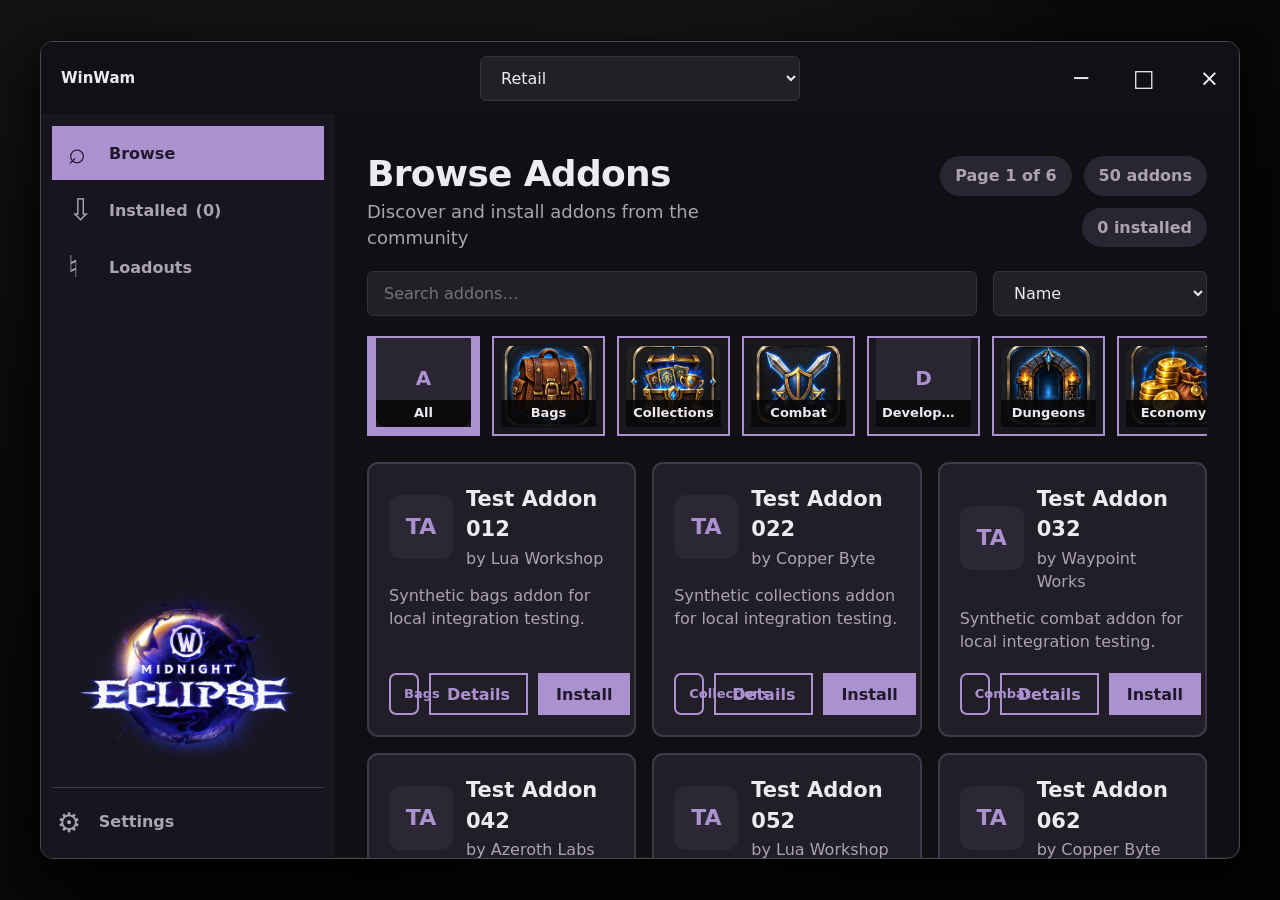
<file: poc/before/index.html>
<!doctype html>
<html lang="en">
<head>
  <meta charset="utf-8">
  <meta name="viewport" content="width=device-width, initial-scale=1">
  <title>WinWam Addons — UI POC</title>
  <link rel="stylesheet" href="styles.css">
</head>
<body>
  <div class="app-shell">
    <header class="titlebar">
      <strong>WinWam</strong>
      <label class="release-select">
        <span class="sr-only">Game version</span>
        <select id="releasePicker">
          <option>Retail</option>
          <option>Classic</option>
          <option>Cataclysm Classic</option>
        </select>
      </label>
      <div class="window-controls" aria-hidden="true"><span>─</span><span>□</span><span>×</span></div>
    </header>

    <aside class="sidebar">
      <nav aria-label="Primary navigation">
        <button class="nav-item active" data-view="browse"><span class="icon">⌕</span>Browse</button>
        <button class="nav-item" data-view="installed"><span class="icon">⇩</span>Installed <span class="nav-count" id="navInstalled">(0)</span></button>
        <button class="nav-item" data-view="loadouts"><span class="icon">♮</span>Loadouts</button>
      </nav>
      <img class="expansion-logo" src="../../assets/official-blizzard/WoW_Midnight_Eclipse_Logo.png" alt="World of Warcraft Midnight Eclipse">
      <button class="settings"><span aria-hidden="true">⚙</span> Settings</button>
    </aside>

    <main class="content">
      <section class="heading-row">
        <div>
          <h1 id="viewTitle">Browse Addons</h1>
          <p id="viewSubtitle">Discover and install addons from the community</p>
        </div>
        <div class="stats" aria-live="polite">
          <span id="pageStat">Page 1 of 6</span><span id="totalStat">50 addons</span><span id="installStat">0 installed</span>
        </div>
      </section>

      <section class="toolbar" aria-label="Addon controls">
        <input id="search" type="search" placeholder="Search addons…" autocomplete="off">
        <select id="sort" aria-label="Sort addons">
          <option value="name">Name</option>
          <option value="author">Author</option>
          <option value="category">Category</option>
        </select>
      </section>

      <div class="categories" id="categories" role="group" aria-label="Filter by category"></div>
      <section class="addon-grid" id="addonGrid" aria-live="polite"></section>
      <p class="empty-state" id="emptyState" hidden>No addons match this view.</p>

      <nav class="pagination" aria-label="Pagination">
        <button id="previousPage">Previous</button>
        <span id="pageRange">1–9 of 50</span>
        <button id="nextPage">Next</button>
      </nav>
    </main>
  </div>

  <dialog id="detailsDialog">
    <button class="dialog-close" aria-label="Close">×</button>
    <div class="dialog-icon" id="dialogIcon">TA</div>
    <p class="eyebrow" id="dialogCategory"></p>
    <h2 id="dialogTitle"></h2>
    <p id="dialogAuthor"></p>
    <p id="dialogDescription"></p>
    <button class="primary" id="dialogInstall"></button>
  </dialog>

  <div class="toast" id="toast" role="status" aria-live="polite"></div>
  <script src="app.js"></script>
</body>
</html>
</file>
<file: poc/before/styles.css>
:root {
  color-scheme: dark;
  --canvas: #100f13;
  --sidebar: #17151d;
  --surface: #211e28;
  --surface-2: #292532;
  --border: #403949;
  --text: #eeeaf2;
  --muted: #aaa3b2;
  --accent: #ac91d0;
  --accent-dark: #241f2c;
  --accent-ink: #21192b;
}

* { box-sizing: border-box; }
html, body { margin: 0; min-height: 100%; color: var(--text); font: 16px/1.45 "Segoe UI", system-ui, sans-serif; }
body {
  min-width: 1180px;
  min-height: 100vh;
  display: grid;
  place-items: center;
  padding: 32px 40px;
  overflow: auto;
  background:
    radial-gradient(circle at 50% 42%, #28282b 0, #18181a 35%, transparent 68%),
    radial-gradient(circle at 18% 12%, #24242755 0, transparent 28%),
    linear-gradient(145deg, #101012, #050506 75%);
}
button, input, select { font: inherit; }
button, select { cursor: pointer; }
button:focus-visible, input:focus-visible, select:focus-visible { outline: 2px solid #d2baf0; outline-offset: 2px; }
.sr-only { position: absolute; width: 1px; height: 1px; overflow: hidden; clip: rect(0,0,0,0); }

.app-shell {
  width: min(1800px, calc(100vw - 80px), calc((100vh - 64px) * 1.4684));
  min-width: 1100px;
  aspect-ratio: 2160 / 1471;
  display: grid;
  grid-template: 72px minmax(0, 1fr) / 294px minmax(0, 1fr);
  overflow: hidden;
  border: 1px solid #4a484d;
  border-radius: 13px;
  background: var(--canvas);
  box-shadow:
    0 35px 95px #000c,
    0 9px 28px #000b,
    0 0 0 1px #ffffff0a inset;
}
.titlebar { grid-column: 1 / -1; display: grid; grid-template-columns: 294px 1fr 294px; align-items: center; padding: 0 20px; background: #111015; }
.titlebar strong { font-size: 15px; }
.release-select { justify-self: center; width: 320px; }
.release-select select { width: 100%; }
.window-controls { justify-self: end; display: flex; gap: 45px; font-size: 23px; }

select, input[type="search"] { min-height: 45px; border: 1px solid #35313e; border-radius: 6px; background: #222027; color: var(--text); padding: 0 16px; }
.sidebar { min-height: 0; display: flex; flex-direction: column; padding: 12px 11px 0; background: var(--sidebar); }
.sidebar nav { display: grid; gap: 3px; }
.nav-item, .settings { border: 0; background: transparent; color: var(--muted); text-align: left; font-weight: 650; padding: 12px 16px; }
.nav-item { display: flex; align-items: center; gap: 14px; }
.nav-item.active { background: var(--accent); color: var(--accent-ink); }
.nav-item .icon { width: 27px; color: currentColor; font: 30px/1 Georgia, serif; }
.nav-count { margin-left: -6px; }
.expansion-logo { width: 240px; max-height: 190px; object-fit: contain; margin: auto auto 20px; filter: saturate(.85); }
.settings { border-top: 1px solid var(--border); font-size: 16px; padding: 15px 5px; }
.settings span { font-size: 27px; vertical-align: middle; margin-right: 12px; }

.content { min-width: 0; min-height: 0; overflow-y: auto; scrollbar-color: #8e8991 transparent; scrollbar-width: thin; padding: 38px 32px 24px; }
.heading-row { display: flex; align-items: center; justify-content: space-between; gap: 24px; margin-bottom: 20px; }
h1 { margin: 0 0 3px; font-size: 36px; line-height: 1.2; letter-spacing: -.7px; }
.heading-row p { margin: 0; color: var(--muted); font-size: 18px; }
.stats { display: flex; gap: 12px; flex-wrap: wrap; justify-content: flex-end; }
.stats span, .pagination span { padding: 8px 15px; border-radius: 22px; background: var(--surface-2); color: var(--muted); font-weight: 650; white-space: nowrap; }
.toolbar { display: grid; grid-template-columns: 1fr 214px; gap: 16px; margin-bottom: 20px; }
.categories { display: flex; gap: 12px; overflow-x: auto; padding: 0 0 26px; scrollbar-width: thin; }
.category { flex: 0 0 113px; height: 100px; position: relative; padding: 8px; border: 2px solid var(--accent); background: #19171e; color: var(--text); overflow: hidden; }
.category img { width: 100%; height: 100%; object-fit: cover; border-radius: 8px; }
.category .initial { display: grid; place-items: center; height: 100%; border-radius: 9px; background: var(--surface-2); color: var(--accent); font-size: 20px; }
.category span { position: absolute; inset: auto 7px 7px; overflow: hidden; padding: 4px 6px; background: rgba(8,7,9,.88); text-align: center; text-overflow: ellipsis; white-space: nowrap; font-size: 13px; font-weight: 650; }
.category.active { background: var(--accent); box-shadow: inset 0 0 0 6px var(--accent); }

.addon-grid { display: grid; grid-template-columns: repeat(3, minmax(250px, 1fr)); gap: 16px; max-width: 1392px; margin: auto; }
.addon-card { min-height: 267px; display: flex; flex-direction: column; padding: 20px; border: 2px solid var(--border); border-radius: 11px; background: var(--surface); }
.card-heading { display: flex; gap: 13px; align-items: center; }
.addon-avatar, .dialog-icon { display: grid; place-items: center; flex: 0 0 64px; height: 64px; border-radius: 12px; background: #2b2734; color: var(--accent); font-size: 22px; font-weight: 700; }
.addon-card h2 { margin: 0 0 2px; font-size: 21px; }
.author { margin: 0; color: var(--muted); }
.description { margin: 14px 0 20px; color: var(--muted); }
.card-actions { display: grid; grid-template-columns: 1fr auto auto; gap: 10px; margin-top: auto; }
.tag { display: flex; align-items: center; min-width: 0; border: 2px solid var(--accent); border-radius: 7px; padding: 0 13px; color: var(--accent); font-size: 13px; font-weight: 650; }
.card-actions button, .pagination button, .primary { min-height: 42px; border: 2px solid var(--accent); background: transparent; color: var(--accent); padding: 0 16px; font-weight: 700; }
.card-actions .install, .primary { background: var(--accent); color: var(--accent-ink); }
.card-actions .install.installed { background: #36313e; color: var(--muted); border-color: #514a5c; }
.pagination { display: flex; justify-content: center; align-items: center; gap: 12px; margin: 28px 0 0; }
.pagination button:disabled { opacity: .35; cursor: not-allowed; }
.empty-state { padding: 80px 20px; text-align: center; color: var(--muted); }

dialog { width: min(470px, calc(100% - 32px)); border: 1px solid var(--border); border-radius: 14px; background: var(--surface); color: var(--text); padding: 28px; box-shadow: 0 22px 80px #000a; }
dialog::backdrop { background: #08070abf; backdrop-filter: blur(3px); }
.dialog-close { position: absolute; top: 12px; right: 16px; border: 0; background: none; color: var(--muted); font-size: 25px; }
.eyebrow { color: var(--accent); font-weight: 700; margin-bottom: 2px; }
dialog h2 { margin: 0; font-size: 27px; }
dialog .primary { width: 100%; margin-top: 12px; }
.toast { position: fixed; right: 24px; bottom: 24px; translate: 0 20px; opacity: 0; pointer-events: none; padding: 12px 18px; border: 1px solid var(--accent); border-radius: 8px; background: var(--surface-2); transition: .2s ease; }
.toast.show { translate: 0; opacity: 1; }
</file>
